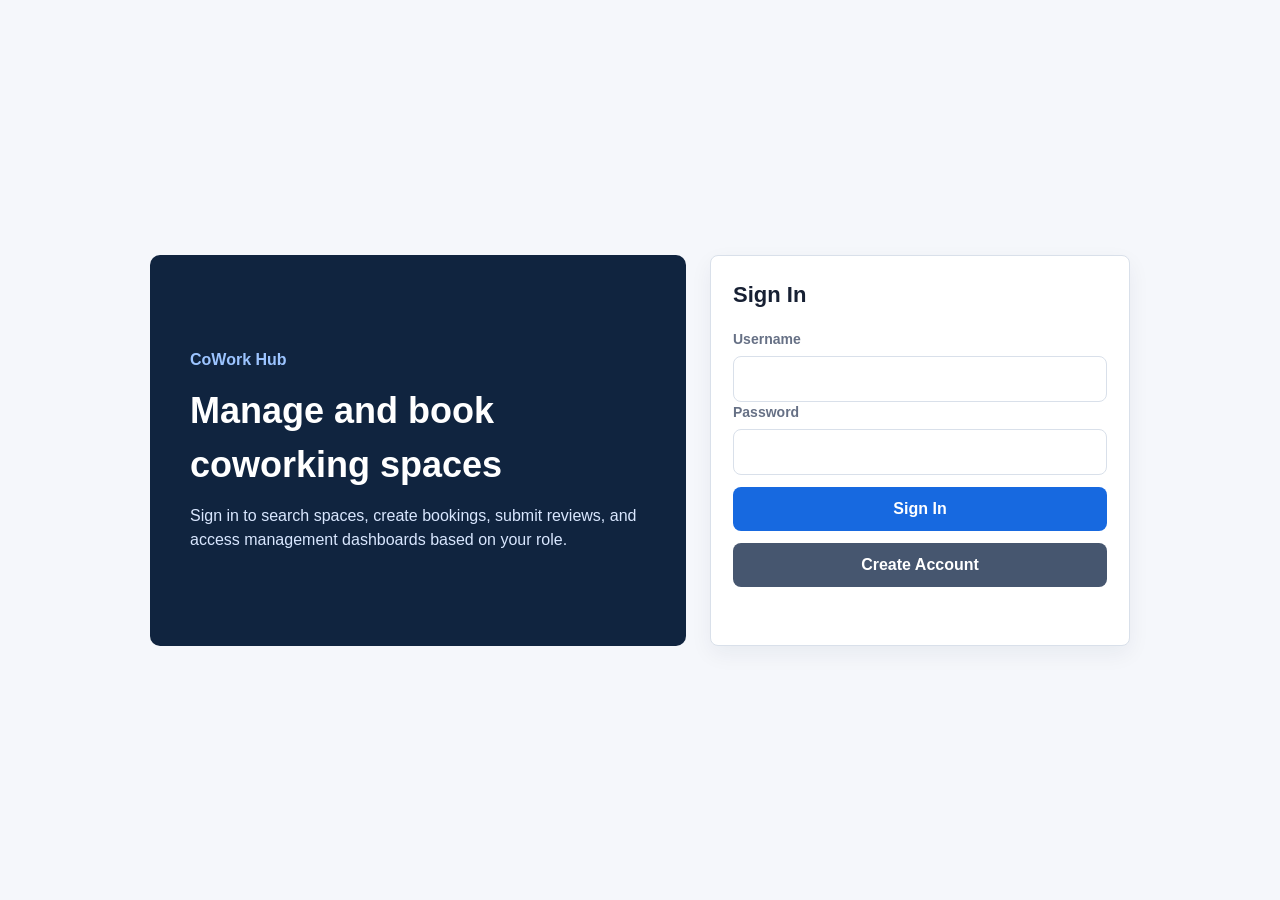
<file: frontend/index.htm>
<!DOCTYPE html>
<html lang="en" dir="ltr">
<head>
    <meta charset="UTF-8">
    <meta name="viewport" content="width=device-width, initial-scale=1.0">
    <link rel="stylesheet" href="style.css">
    <title>CoWork Hub | Sign In</title>
</head>
<body class="auth-page">
    <main class="auth-shell">
        <section class="auth-intro">
            <p class="eyebrow">CoWork Hub</p>
            <h1>Manage and book coworking spaces</h1>
            <p>Sign in to search spaces, create bookings, submit reviews, and access management dashboards based on your role.</p>
        </section>

        <section class="panel auth-panel" id="loginForm">
            <h2>Sign In</h2>
            <label for="loginUser">Username</label>
            <input type="text" id="loginUser" autocomplete="username">
            <label for="loginPass">Password</label>
            <input type="password" id="loginPass" autocomplete="current-password">
            <button onclick="login()">Sign In</button>
            <button class="secondary" onclick="toggleForm()">Create Account</button>
            <p class="message" id="loginMessage"></p>
        </section>

        <section class="panel auth-panel hidden" id="registerForm">
            <h2>Create Account</h2>
            <label for="regUser">Username</label>
            <input type="text" id="regUser" autocomplete="username">
            <label for="regEmail">Email</label>
            <input type="email" id="regEmail" autocomplete="email">
            <label for="regPass">Password</label>
            <input type="password" id="regPass" autocomplete="new-password">
            <button onclick="register()">Register</button>
            <button class="secondary" onclick="toggleForm()">I Already Have an Account</button>
            <p class="message" id="registerMessage"></p>
        </section>
    </main>

    <script src="auth.js"></script>
</body>
</html>
</file>
<file: frontend/style.css>
:root {
    --bg: #f5f7fb;
    --panel: #ffffff;
    --ink: #172033;
    --muted: #667085;
    --line: #d9e0ea;
    --primary: #1769e0;
    --primary-dark: #1151ad;
    --danger: #c0362c;
    --success: #14804a;
    --soft: #eef4ff;
}

* {
    box-sizing: border-box;
}

body {
    margin: 0;
    background: var(--bg);
    color: var(--ink);
    font-family: "Segoe UI", Tahoma, Arial, sans-serif;
    line-height: 1.5;
}

a {
    color: inherit;
    text-decoration: none;
}

button,
input,
select {
    font: inherit;
}

button {
    border: 0;
    border-radius: 8px;
    background: var(--primary);
    color: #fff;
    cursor: pointer;
    font-weight: 700;
    min-height: 44px;
    padding: 10px 16px;
}

button:hover {
    background: var(--primary-dark);
}

button.secondary {
    background: #46566f;
}

button.secondary:hover {
    background: #344259;
}

button.ghost {
    width: auto;
    min-height: 36px;
    background: transparent;
    border: 1px solid rgba(255, 255, 255, 0.35);
    padding: 6px 12px;
}

button.small {
    width: auto;
    min-height: 34px;
    padding: 6px 12px;
    font-size: 14px;
}

label {
    display: block;
    margin-bottom: 6px;
    color: var(--muted);
    font-size: 14px;
    font-weight: 700;
}

input,
select {
    width: 100%;
    min-height: 44px;
    border: 1px solid var(--line);
    border-radius: 8px;
    background: #fff;
    color: var(--ink);
    padding: 10px 12px;
}

input:focus,
select:focus {
    border-color: var(--primary);
    outline: 3px solid rgba(23, 105, 224, 0.14);
}

.hidden {
    display: none !important;
}

.auth-page {
    min-height: 100vh;
    display: grid;
    place-items: center;
    padding: 24px;
}

.auth-shell {
    width: min(980px, 100%);
    display: grid;
    grid-template-columns: 1.1fr 420px;
    gap: 24px;
    align-items: stretch;
}

.auth-intro {
    border-radius: 10px;
    background: #10243f;
    color: #fff;
    padding: 40px;
    display: flex;
    flex-direction: column;
    justify-content: center;
}

.auth-intro h1 {
    margin: 0 0 12px;
    font-size: 36px;
}

.auth-intro p {
    margin: 0;
    color: #d9e7ff;
}

.eyebrow {
    margin-bottom: 12px !important;
    color: #9cc4ff !important;
    font-weight: 800;
}

.panel {
    background: var(--panel);
    border: 1px solid var(--line);
    border-radius: 8px;
    padding: 22px;
    box-shadow: 0 8px 22px rgba(20, 38, 70, 0.06);
}

.auth-panel h2,
.panel h2 {
    margin: 0 0 18px;
    font-size: 22px;
}

.auth-panel button {
    width: 100%;
    margin-top: 12px;
}

.topbar {
    min-height: 64px;
    background: #172033;
    color: #fff;
    padding: 0 28px;
    display: flex;
    align-items: center;
    justify-content: space-between;
    gap: 20px;
}

.topbar > div {
    display: flex;
    align-items: center;
    gap: 14px;
    flex-wrap: wrap;
}

.nav-actions a {
    color: #e6edf7;
    font-weight: 700;
}

.role-pill {
    border-radius: 999px;
    background: rgba(255, 255, 255, 0.13);
    color: #fff;
    font-size: 13px;
    padding: 4px 10px;
}

.app-shell {
    width: min(1180px, calc(100% - 32px));
    margin: 28px auto 48px;
    display: grid;
    gap: 20px;
}

.page-header {
    display: flex;
    align-items: end;
    justify-content: space-between;
    gap: 16px;
}

.page-header h1 {
    margin: 0;
    font-size: 30px;
}

.page-header p {
    margin: 6px 0 0;
    color: var(--muted);
}

.section-title {
    display: flex;
    justify-content: space-between;
    gap: 12px;
    align-items: center;
    margin-bottom: 14px;
}

.section-title h2 {
    margin: 0;
}

.form-grid {
    display: grid;
    grid-template-columns: repeat(4, minmax(0, 1fr));
    gap: 14px;
    align-items: end;
}

.wide {
    grid-column: span 2;
}

.align-end {
    align-self: end;
}

.message {
    min-height: 24px;
    margin: 12px 0 0;
    color: var(--muted);
    font-weight: 700;
}

.message.success {
    color: var(--success);
}

.message.error {
    color: var(--danger);
}

.list-grid {
    display: grid;
    grid-template-columns: repeat(auto-fit, minmax(240px, 1fr));
    gap: 14px;
    margin-top: 16px;
}

.item-card,
.details-box,
.stack-item {
    border: 1px solid var(--line);
    border-radius: 8px;
    background: #fbfcff;
    padding: 16px;
}

.item-card h3,
.stack-item h3 {
    margin: 0 0 8px;
    font-size: 18px;
}

.meta {
    display: grid;
    gap: 6px;
    color: var(--muted);
    font-size: 14px;
    margin: 10px 0 14px;
}

.item-card button {
    width: 100%;
}

.action-row {
    display: grid;
    gap: 10px;
}

.details-box:empty {
    display: none;
}

.muted {
    color: var(--muted);
}

.admin-grid {
    display: grid;
    grid-template-columns: minmax(280px, 0.85fr) minmax(320px, 1.15fr);
    gap: 20px;
}

.stack-list {
    display: grid;
    gap: 10px;
}

.stack-item {
    display: grid;
    gap: 8px;
}

.stack-item .row {
    display: flex;
    justify-content: space-between;
    gap: 12px;
    align-items: center;
}

.stack-item button {
    width: auto;
    min-height: 36px;
    padding: 6px 12px;
}

.danger {
    background: var(--danger);
}

.danger:hover {
    background: #972b24;
}

.review-pill {
    background: rgba(23, 105, 224, 0.14);
    color: var(--ink);
}

.paid-pill {
    background: rgba(20, 128, 74, 0.18);
    color: #eafff2;
}

@media (max-width: 860px) {
    .auth-shell,
    .admin-grid,
    .form-grid {
        grid-template-columns: 1fr;
    }

    .wide {
        grid-column: auto;
    }

    .topbar,
    .page-header {
        align-items: stretch;
        flex-direction: column;
    }

    .nav-actions {
        justify-content: space-between;
    }
}
</file>
